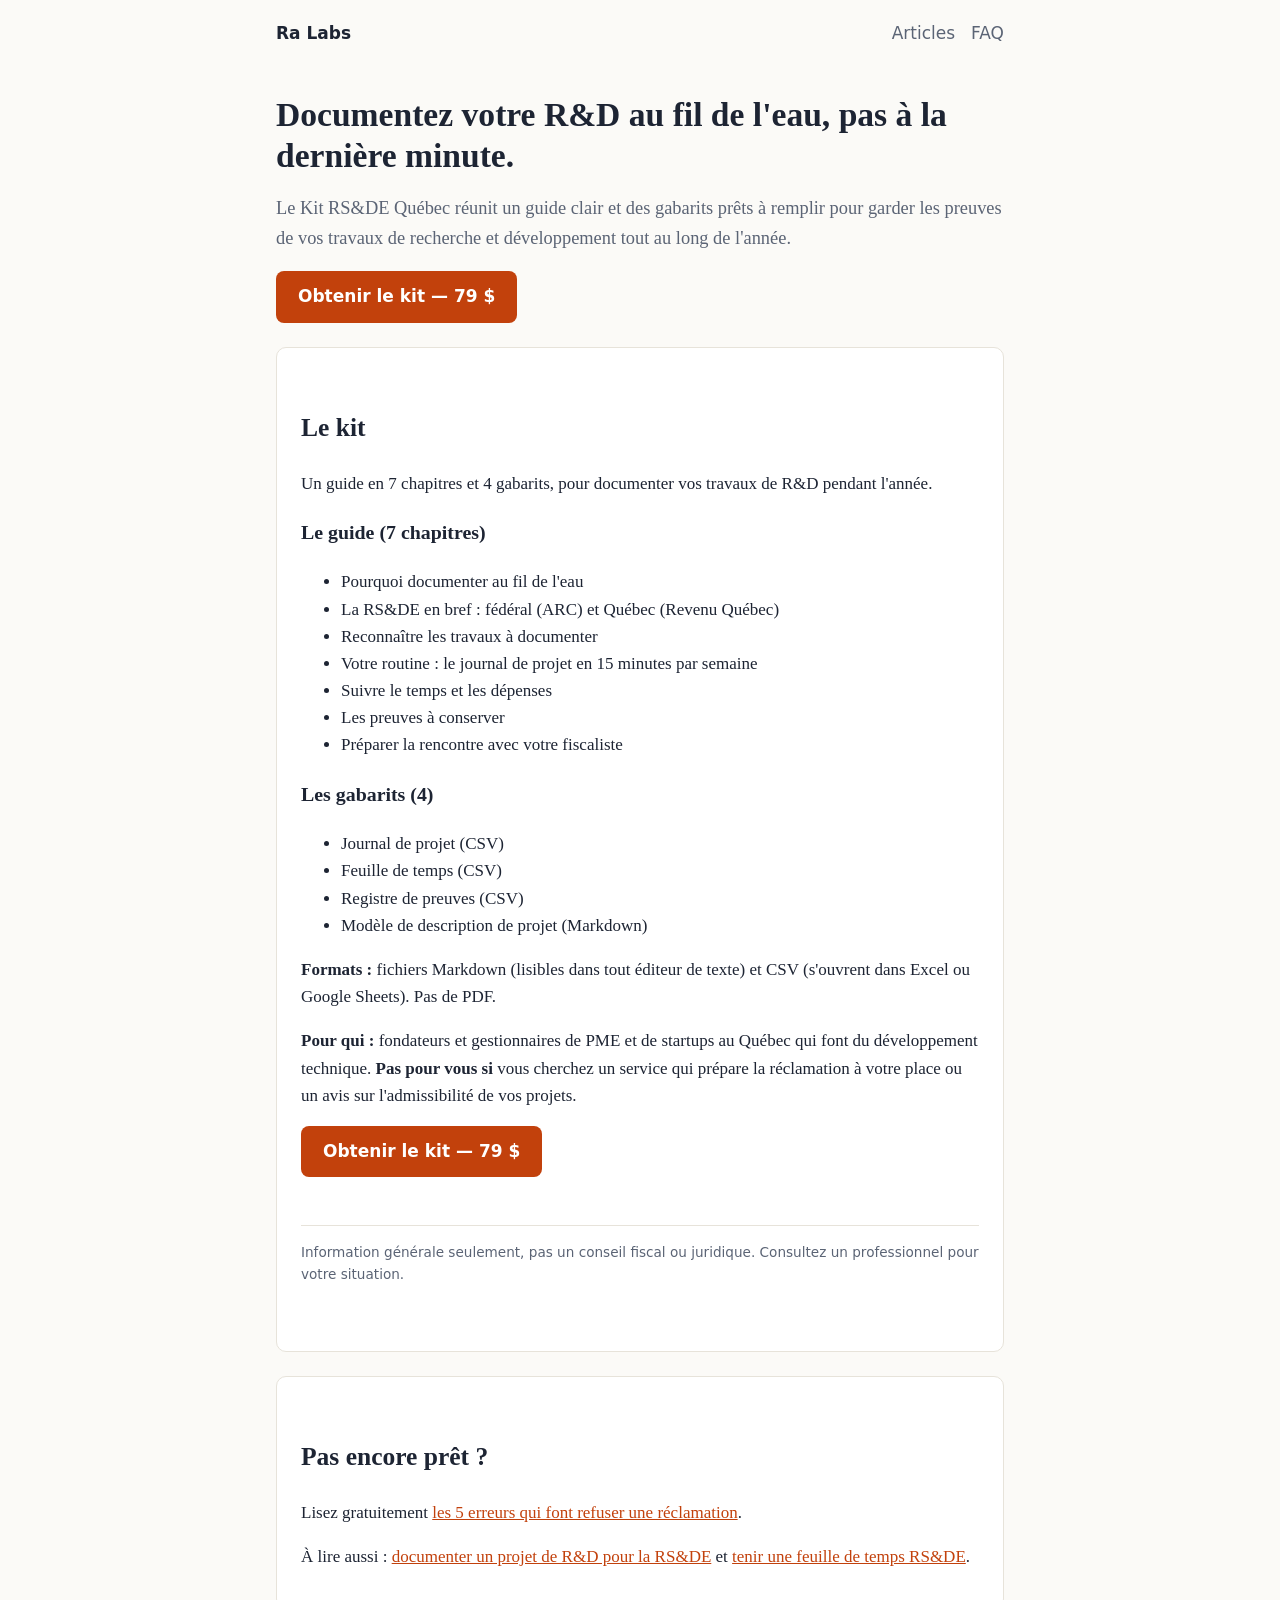
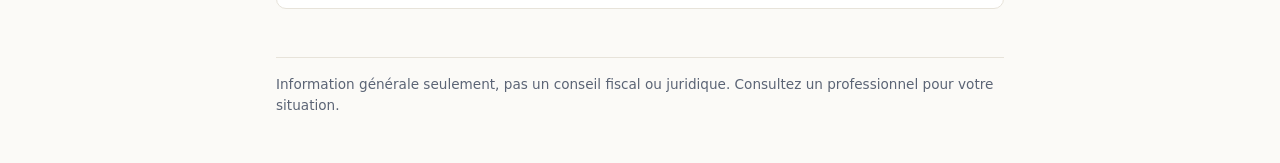
<file: index.html>
<!doctype html>
<html lang="fr-CA">
<head>
<meta charset="utf-8">
<meta name="viewport" content="width=device-width,initial-scale=1">
<title>Kit RS&amp;DE Québec — Ra Labs</title>
<meta name="description" content="Gabarits et guide en français pour documenter vos projets de R&amp;D au fil de l'eau et préparer sereinement votre réclamation RS&amp;DE.">
<link rel="stylesheet" href="style.css">
<!-- seo -->
<link rel="canonical" href="https://ajay-237732.github.io/ra-labs-site/">
<meta property="og:type" content="website">
<meta property="og:locale" content="fr_CA">
<meta property="og:site_name" content="Ra Labs">
<meta property="og:title" content="Kit RS&amp;DE Québec — Ra Labs">
<meta property="og:description" content="Gabarits et guide en français pour documenter vos projets de R&amp;D au fil de l'eau et préparer sereinement votre réclamation RS&amp;DE.">
<meta property="og:url" content="https://ajay-237732.github.io/ra-labs-site/">
<meta property="og:image" content="https://ajay-237732.github.io/ra-labs-site/couverture.png">
<meta property="og:image:width" content="1280">
<meta property="og:image:height" content="720">
<meta name="twitter:card" content="summary_large_image">
<!-- /seo -->
</head>
<body>
<header><a href="index.html">Ra Labs</a><nav><a href="articles/index.html">Articles</a><a href="faq.html">FAQ</a></nav></header>
<main>
<h1>Documentez votre R&amp;D au fil de l'eau, pas à la dernière minute.</h1>
<p class="sous-titre">Le Kit RS&amp;DE Québec réunit un guide clair et des gabarits prêts à remplir pour garder les preuves de vos travaux de recherche et développement tout au long de l'année.</p>
<p><a class="bouton" href="https://ralabs.gumroad.com/l/kit-rsde-quebec">Obtenir le kit — 79 $</a></p>

<section class="carte" id="le-kit">
<h2>Le kit</h2>
<p>Un guide en 7 chapitres et 4 gabarits, pour documenter vos travaux de R&amp;D pendant l'année.</p>
<h3>Le guide (7 chapitres)</h3>
<ul>
<li>Pourquoi documenter au fil de l'eau</li>
<li>La RS&amp;DE en bref : fédéral (ARC) et Québec (Revenu Québec)</li>
<li>Reconnaître les travaux à documenter</li>
<li>Votre routine : le journal de projet en 15 minutes par semaine</li>
<li>Suivre le temps et les dépenses</li>
<li>Les preuves à conserver</li>
<li>Préparer la rencontre avec votre fiscaliste</li>
</ul>
<h3>Les gabarits (4)</h3>
<ul>
<li>Journal de projet (CSV)</li>
<li>Feuille de temps (CSV)</li>
<li>Registre de preuves (CSV)</li>
<li>Modèle de description de projet (Markdown)</li>
</ul>
<p><strong>Formats :</strong> fichiers Markdown (lisibles dans tout éditeur de texte) et CSV (s'ouvrent dans Excel ou Google Sheets). Pas de PDF.</p>
<p><strong>Pour qui :</strong> fondateurs et gestionnaires de PME et de startups au Québec qui font du développement technique. <strong>Pas pour vous si</strong> vous cherchez un service qui prépare la réclamation à votre place ou un avis sur l'admissibilité de vos projets.</p>
<p><a class="bouton" href="https://ralabs.gumroad.com/l/kit-rsde-quebec">Obtenir le kit — 79 $</a></p>
<p class="avertissement">Information générale seulement, pas un conseil fiscal ou juridique. Consultez un professionnel pour votre situation.</p>
</section>

<section class="carte">
<h2>Pas encore prêt ?</h2>
<p>Lisez gratuitement <a href="guide-gratuit.html">les 5 erreurs qui font refuser une réclamation</a>.</p>
<p>À lire aussi : <a href="articles/documenter-projet-rd-rsde.html">documenter un projet de R&amp;D pour la RS&amp;DE</a> et <a href="articles/feuille-de-temps-rsde.html">tenir une feuille de temps RS&amp;DE</a>.</p>
</section>
</main>
<footer><p class="avertissement">Information générale seulement, pas un conseil fiscal ou juridique. Consultez un professionnel pour votre situation.</p></footer>
</body>
</html>
</file>
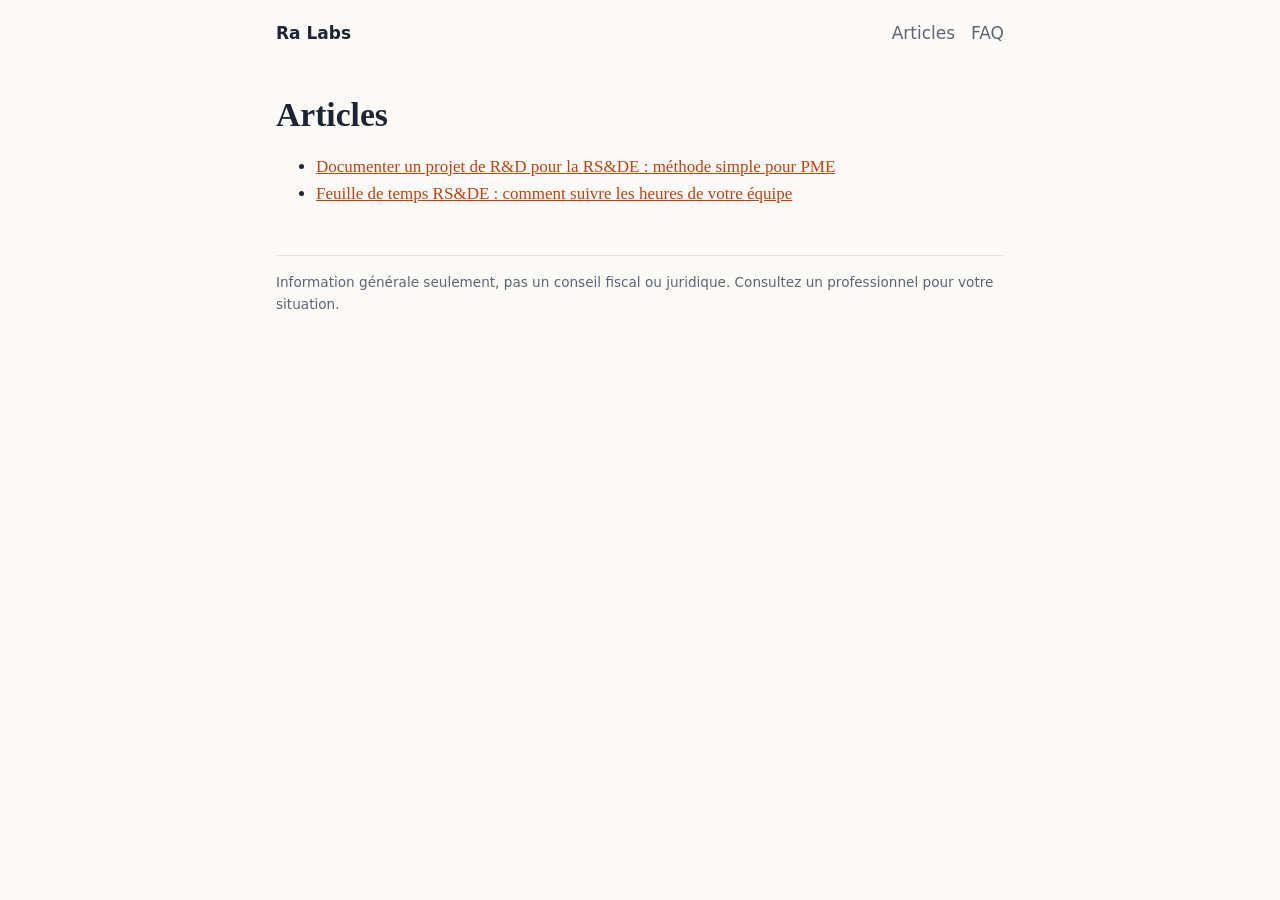
<file: articles/index.html>
<!doctype html>
<html lang="fr-CA">
<head>
<meta charset="utf-8">
<meta name="viewport" content="width=device-width,initial-scale=1">
<title>Articles RS&amp;DE — Ra Labs</title>
<meta name="description" content="Articles pratiques en français sur la documentation des projets de R&amp;D et les crédits RS&amp;DE au Québec.">
<link rel="stylesheet" href="../style.css">
<!-- seo -->
<link rel="canonical" href="https://ajay-237732.github.io/ra-labs-site/articles/index.html">
<meta property="og:type" content="website">
<meta property="og:locale" content="fr_CA">
<meta property="og:site_name" content="Ra Labs">
<meta property="og:title" content="Articles RS&amp;DE — Ra Labs">
<meta property="og:description" content="Articles pratiques en français sur la documentation des projets de R&amp;D et les crédits RS&amp;DE au Québec.">
<meta property="og:url" content="https://ajay-237732.github.io/ra-labs-site/articles/index.html">
<meta property="og:image" content="https://ajay-237732.github.io/ra-labs-site/couverture.png">
<meta property="og:image:width" content="1280">
<meta property="og:image:height" content="720">
<meta name="twitter:card" content="summary_large_image">
<!-- /seo -->
</head>
<body>
<header><a href="../index.html">Ra Labs</a><nav><a href="index.html">Articles</a><a href="../faq.html">FAQ</a></nav></header>
<main>
<h1>Articles</h1>
<ul id="liste-articles">
<!-- nouveaux articles : <li><a href="slug.html">Titre</a></li> -->
<li><a href="documenter-projet-rd-rsde.html">Documenter un projet de R&amp;D pour la RS&amp;DE : méthode simple pour PME</a></li>
<li><a href="feuille-de-temps-rsde.html">Feuille de temps RS&amp;DE : comment suivre les heures de votre équipe</a></li>
</ul>
</main>
<footer><p class="avertissement">Information générale seulement, pas un conseil fiscal ou juridique. Consultez un professionnel pour votre situation.</p></footer>
</body>
</html>
</file>
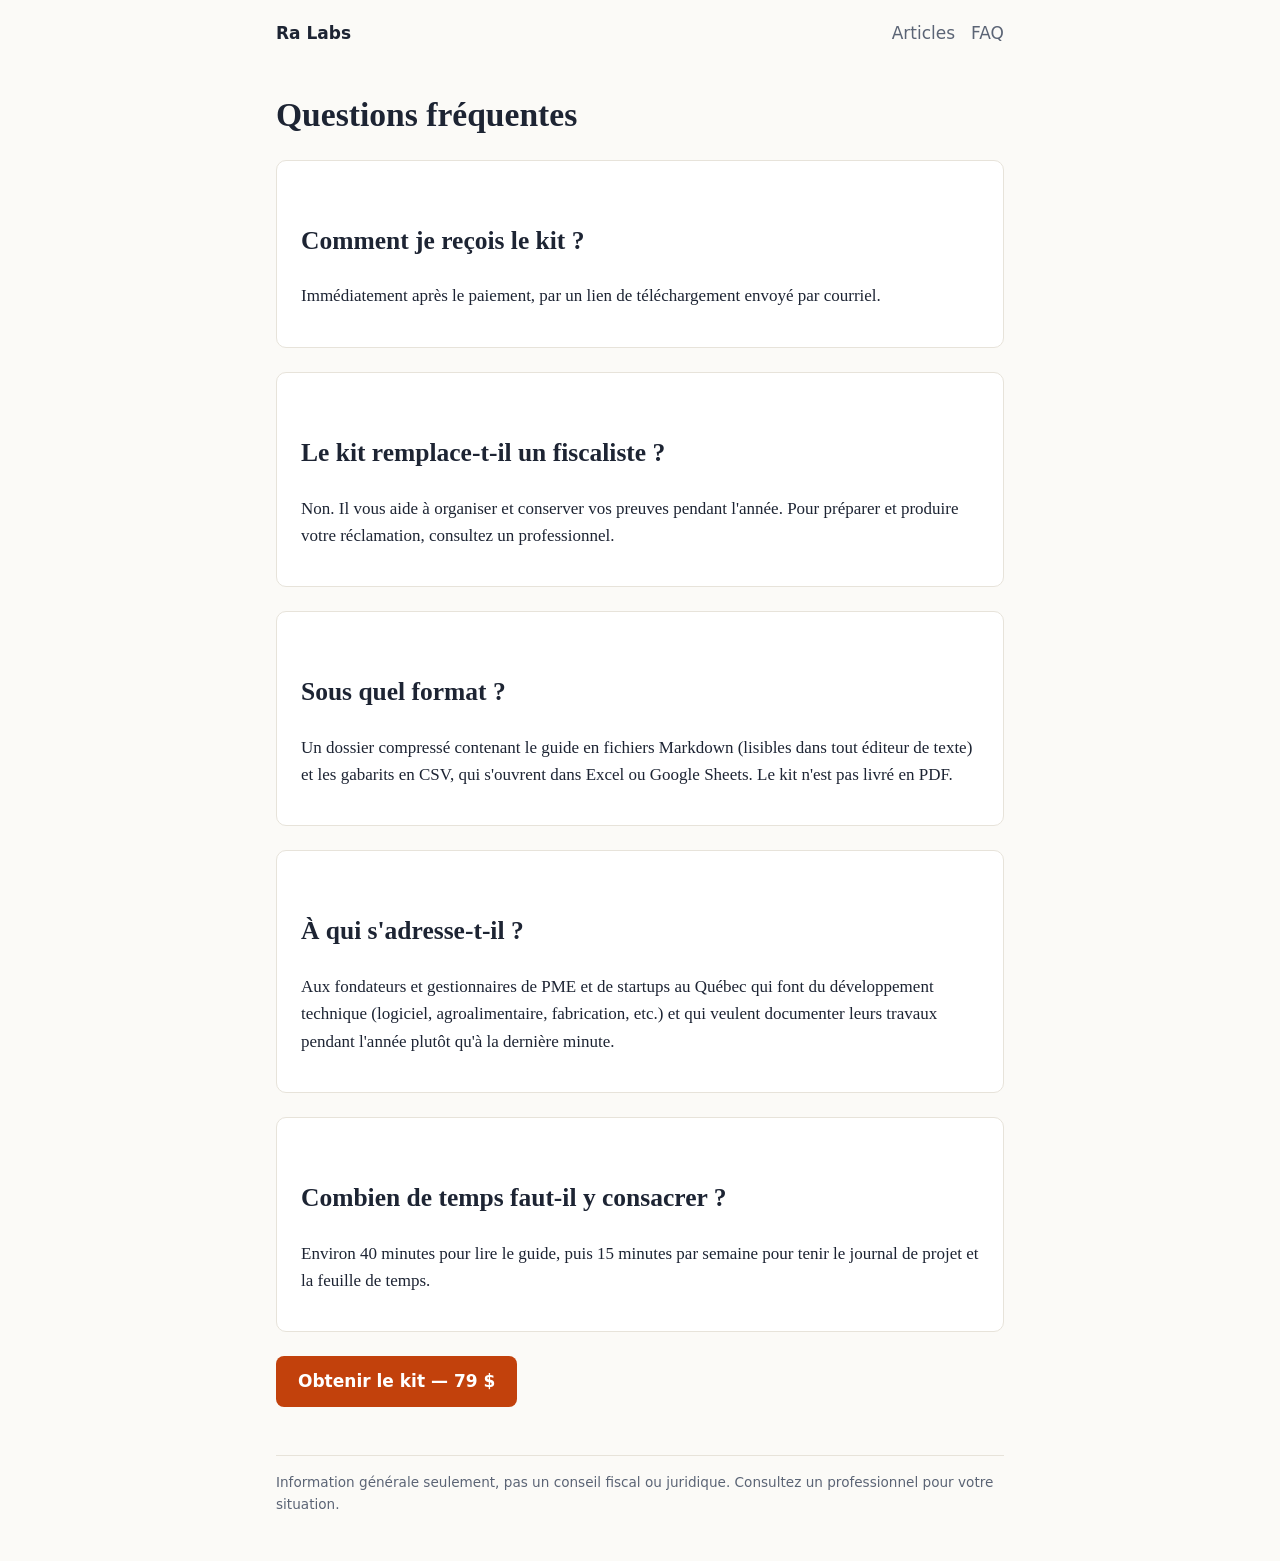
<file: faq.html>
<!doctype html>
<html lang="fr-CA">
<head>
<meta charset="utf-8">
<meta name="viewport" content="width=device-width,initial-scale=1">
<title>Questions fréquentes — Ra Labs</title>
<meta name="description" content="Réponses aux questions fréquentes sur le Kit RS&amp;DE Québec : contenu, format, livraison et public visé.">
<link rel="stylesheet" href="style.css">
<!-- seo -->
<link rel="canonical" href="https://ajay-237732.github.io/ra-labs-site/faq.html">
<meta property="og:type" content="website">
<meta property="og:locale" content="fr_CA">
<meta property="og:site_name" content="Ra Labs">
<meta property="og:title" content="Questions fréquentes — Ra Labs">
<meta property="og:description" content="Réponses aux questions fréquentes sur le Kit RS&amp;DE Québec : contenu, format, livraison et public visé.">
<meta property="og:url" content="https://ajay-237732.github.io/ra-labs-site/faq.html">
<meta property="og:image" content="https://ajay-237732.github.io/ra-labs-site/couverture.png">
<meta property="og:image:width" content="1280">
<meta property="og:image:height" content="720">
<meta name="twitter:card" content="summary_large_image">
<!-- /seo -->
</head>
<body>
<header><a href="index.html">Ra Labs</a><nav><a href="articles/index.html">Articles</a><a href="faq.html">FAQ</a></nav></header>
<main>
<h1>Questions fréquentes</h1>
<div class="carte">
<h2>Comment je reçois le kit ?</h2>
<p>Immédiatement après le paiement, par un lien de téléchargement envoyé par courriel.</p>
</div>
<div class="carte">
<h2>Le kit remplace-t-il un fiscaliste ?</h2>
<p>Non. Il vous aide à organiser et conserver vos preuves pendant l'année. Pour préparer et produire votre réclamation, consultez un professionnel.</p>
</div>
<div class="carte">
<h2>Sous quel format ?</h2>
<p>Un dossier compressé contenant le guide en fichiers Markdown (lisibles dans tout éditeur de texte) et les gabarits en CSV, qui s'ouvrent dans Excel ou Google Sheets. Le kit n'est pas livré en PDF.</p>
</div>
<div class="carte">
<h2>À qui s'adresse-t-il ?</h2>
<p>Aux fondateurs et gestionnaires de PME et de startups au Québec qui font du développement technique (logiciel, agroalimentaire, fabrication, etc.) et qui veulent documenter leurs travaux pendant l'année plutôt qu'à la dernière minute.</p>
</div>
<div class="carte">
<h2>Combien de temps faut-il y consacrer ?</h2>
<p>Environ 40 minutes pour lire le guide, puis 15 minutes par semaine pour tenir le journal de projet et la feuille de temps.</p>
</div>
<p><a class="bouton" href="https://ralabs.gumroad.com/l/kit-rsde-quebec">Obtenir le kit — 79 $</a></p>
</main>
<footer><p class="avertissement">Information générale seulement, pas un conseil fiscal ou juridique. Consultez un professionnel pour votre situation.</p></footer>
</body>
</html>
</file>
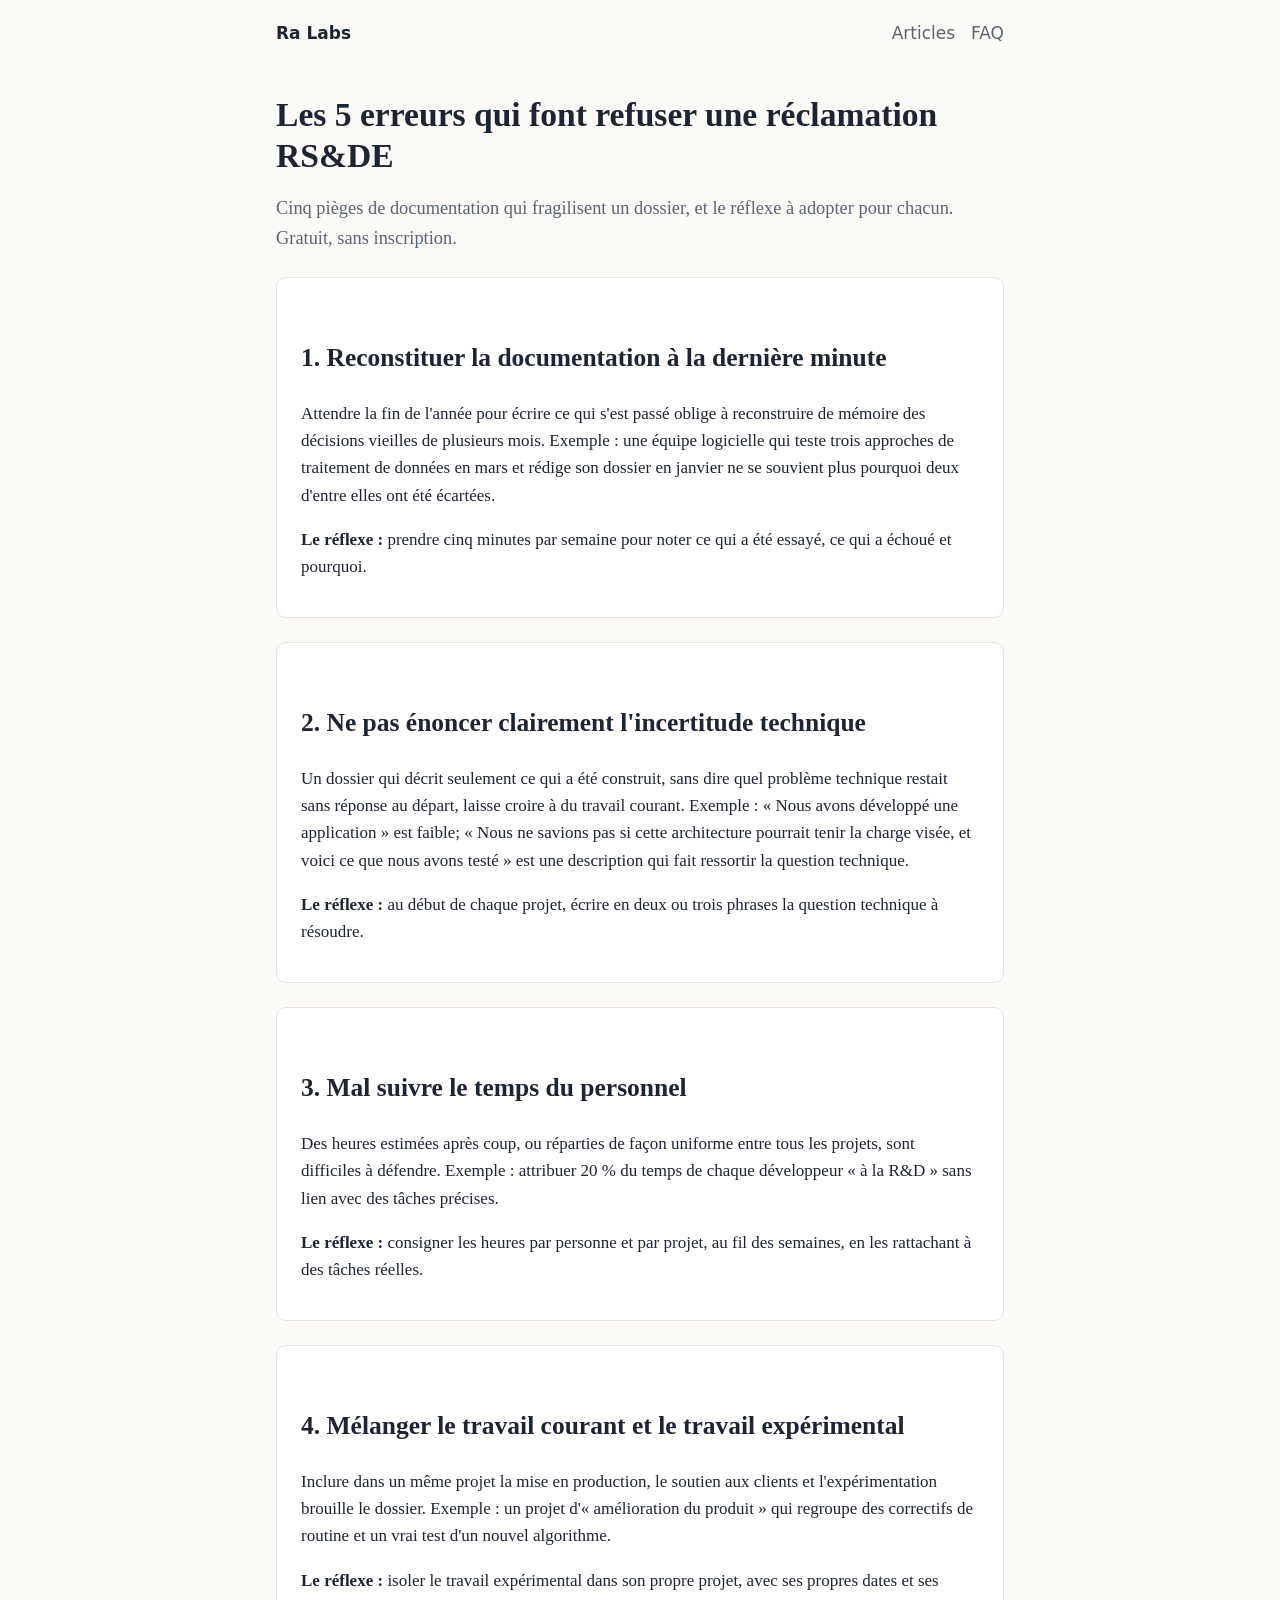
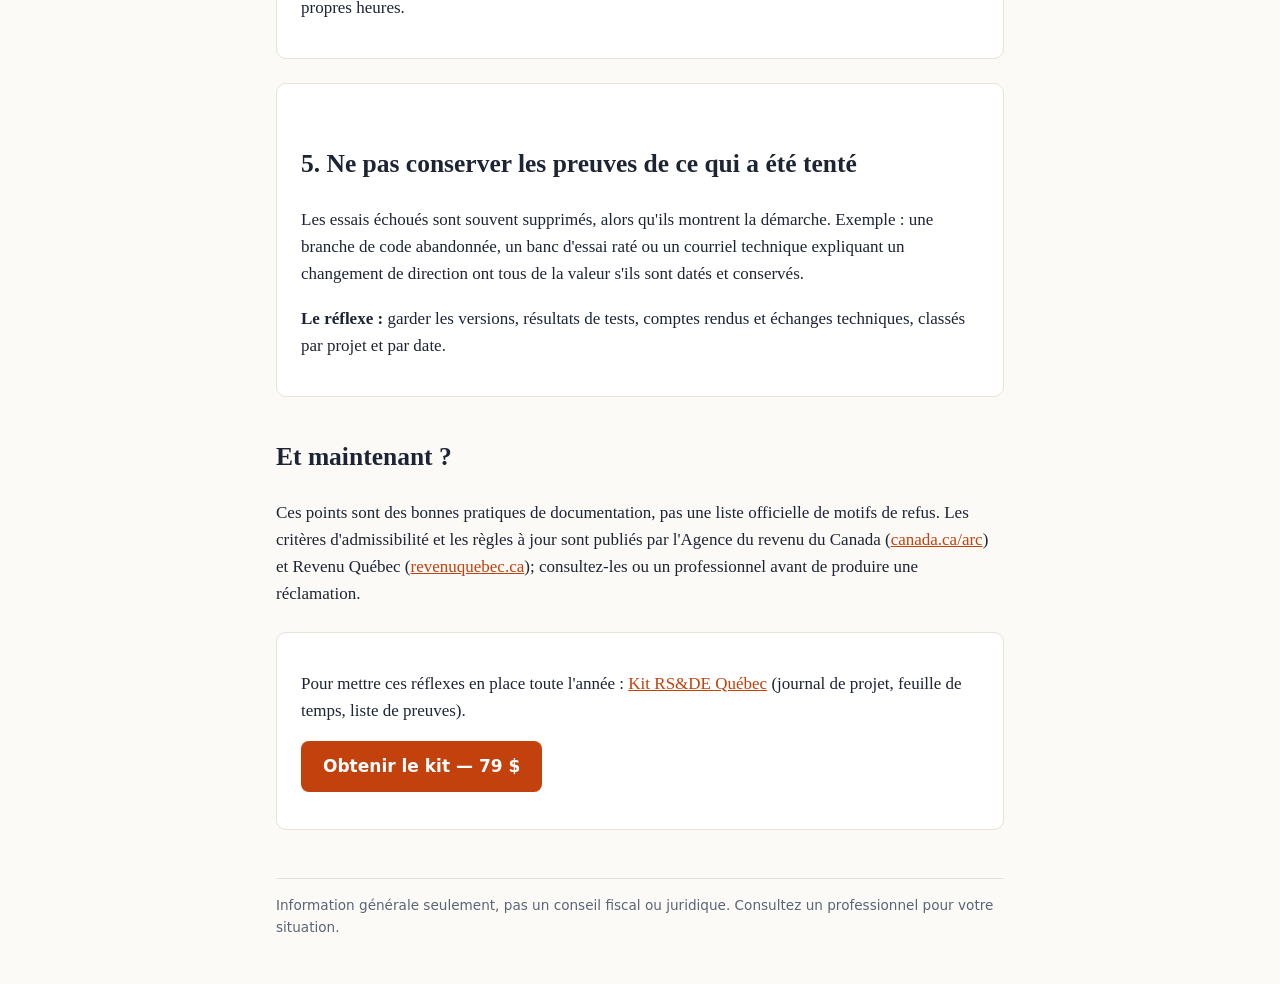
<file: guide-gratuit.html>
<!doctype html>
<html lang="fr-CA">
<head>
<meta charset="utf-8">
<meta name="viewport" content="width=device-width,initial-scale=1">
<title>5 erreurs qui font refuser une réclamation RS&amp;DE — Ra Labs</title>
<meta name="description" content="Guide gratuit : les erreurs de documentation les plus fréquentes dans une réclamation RS&amp;DE, et comment les éviter.">
<link rel="stylesheet" href="style.css">
<!-- seo -->
<link rel="canonical" href="https://ajay-237732.github.io/ra-labs-site/guide-gratuit.html">
<meta property="og:type" content="website">
<meta property="og:locale" content="fr_CA">
<meta property="og:site_name" content="Ra Labs">
<meta property="og:title" content="5 erreurs qui font refuser une réclamation RS&amp;DE — Ra Labs">
<meta property="og:description" content="Guide gratuit : les erreurs de documentation les plus fréquentes dans une réclamation RS&amp;DE, et comment les éviter.">
<meta property="og:url" content="https://ajay-237732.github.io/ra-labs-site/guide-gratuit.html">
<meta property="og:image" content="https://ajay-237732.github.io/ra-labs-site/couverture.png">
<meta property="og:image:width" content="1280">
<meta property="og:image:height" content="720">
<meta name="twitter:card" content="summary_large_image">
<!-- /seo -->
</head>
<body>
<header><a href="index.html">Ra Labs</a><nav><a href="articles/index.html">Articles</a><a href="faq.html">FAQ</a></nav></header>
<main>
<h1>Les 5 erreurs qui font refuser une réclamation RS&amp;DE</h1>
<p class="sous-titre">Cinq pièges de documentation qui fragilisent un dossier, et le réflexe à adopter pour chacun. Gratuit, sans inscription.</p>

<div class="carte">
<h2>1. Reconstituer la documentation à la dernière minute</h2>
<p>Attendre la fin de l'année pour écrire ce qui s'est passé oblige à reconstruire de mémoire des décisions vieilles de plusieurs mois. Exemple : une équipe logicielle qui teste trois approches de traitement de données en mars et rédige son dossier en janvier ne se souvient plus pourquoi deux d'entre elles ont été écartées.</p>
<p><strong>Le réflexe :</strong> prendre cinq minutes par semaine pour noter ce qui a été essayé, ce qui a échoué et pourquoi.</p>
</div>

<div class="carte">
<h2>2. Ne pas énoncer clairement l'incertitude technique</h2>
<p>Un dossier qui décrit seulement ce qui a été construit, sans dire quel problème technique restait sans réponse au départ, laisse croire à du travail courant. Exemple : « Nous avons développé une application » est faible; « Nous ne savions pas si cette architecture pourrait tenir la charge visée, et voici ce que nous avons testé » est une description qui fait ressortir la question technique.</p>
<p><strong>Le réflexe :</strong> au début de chaque projet, écrire en deux ou trois phrases la question technique à résoudre.</p>
</div>

<div class="carte">
<h2>3. Mal suivre le temps du personnel</h2>
<p>Des heures estimées après coup, ou réparties de façon uniforme entre tous les projets, sont difficiles à défendre. Exemple : attribuer 20 % du temps de chaque développeur « à la R&amp;D » sans lien avec des tâches précises.</p>
<p><strong>Le réflexe :</strong> consigner les heures par personne et par projet, au fil des semaines, en les rattachant à des tâches réelles.</p>
</div>

<div class="carte">
<h2>4. Mélanger le travail courant et le travail expérimental</h2>
<p>Inclure dans un même projet la mise en production, le soutien aux clients et l'expérimentation brouille le dossier. Exemple : un projet d'« amélioration du produit » qui regroupe des correctifs de routine et un vrai test d'un nouvel algorithme.</p>
<p><strong>Le réflexe :</strong> isoler le travail expérimental dans son propre projet, avec ses propres dates et ses propres heures.</p>
</div>

<div class="carte">
<h2>5. Ne pas conserver les preuves de ce qui a été tenté</h2>
<p>Les essais échoués sont souvent supprimés, alors qu'ils montrent la démarche. Exemple : une branche de code abandonnée, un banc d'essai raté ou un courriel technique expliquant un changement de direction ont tous de la valeur s'ils sont datés et conservés.</p>
<p><strong>Le réflexe :</strong> garder les versions, résultats de tests, comptes rendus et échanges techniques, classés par projet et par date.</p>
</div>

<h2>Et maintenant ?</h2>
<p>Ces points sont des bonnes pratiques de documentation, pas une liste officielle de motifs de refus. Les critères d'admissibilité et les règles à jour sont publiés par l'Agence du revenu du Canada (<a href="https://www.canada.ca/fr/agence-revenu.html">canada.ca/arc</a>) et Revenu Québec (<a href="https://www.revenuquebec.ca/">revenuquebec.ca</a>); consultez-les ou un professionnel avant de produire une réclamation.</p>
<section class="carte">
<p>Pour mettre ces réflexes en place toute l'année : <a href="index.html#le-kit">Kit RS&amp;DE Québec</a> (journal de projet, feuille de temps, liste de preuves).</p>
<p><a class="bouton" href="https://ralabs.gumroad.com/l/kit-rsde-quebec">Obtenir le kit — 79 $</a></p>
</section>
</main>
<footer><p class="avertissement">Information générale seulement, pas un conseil fiscal ou juridique. Consultez un professionnel pour votre situation.</p></footer>
</body>
</html>
</file>
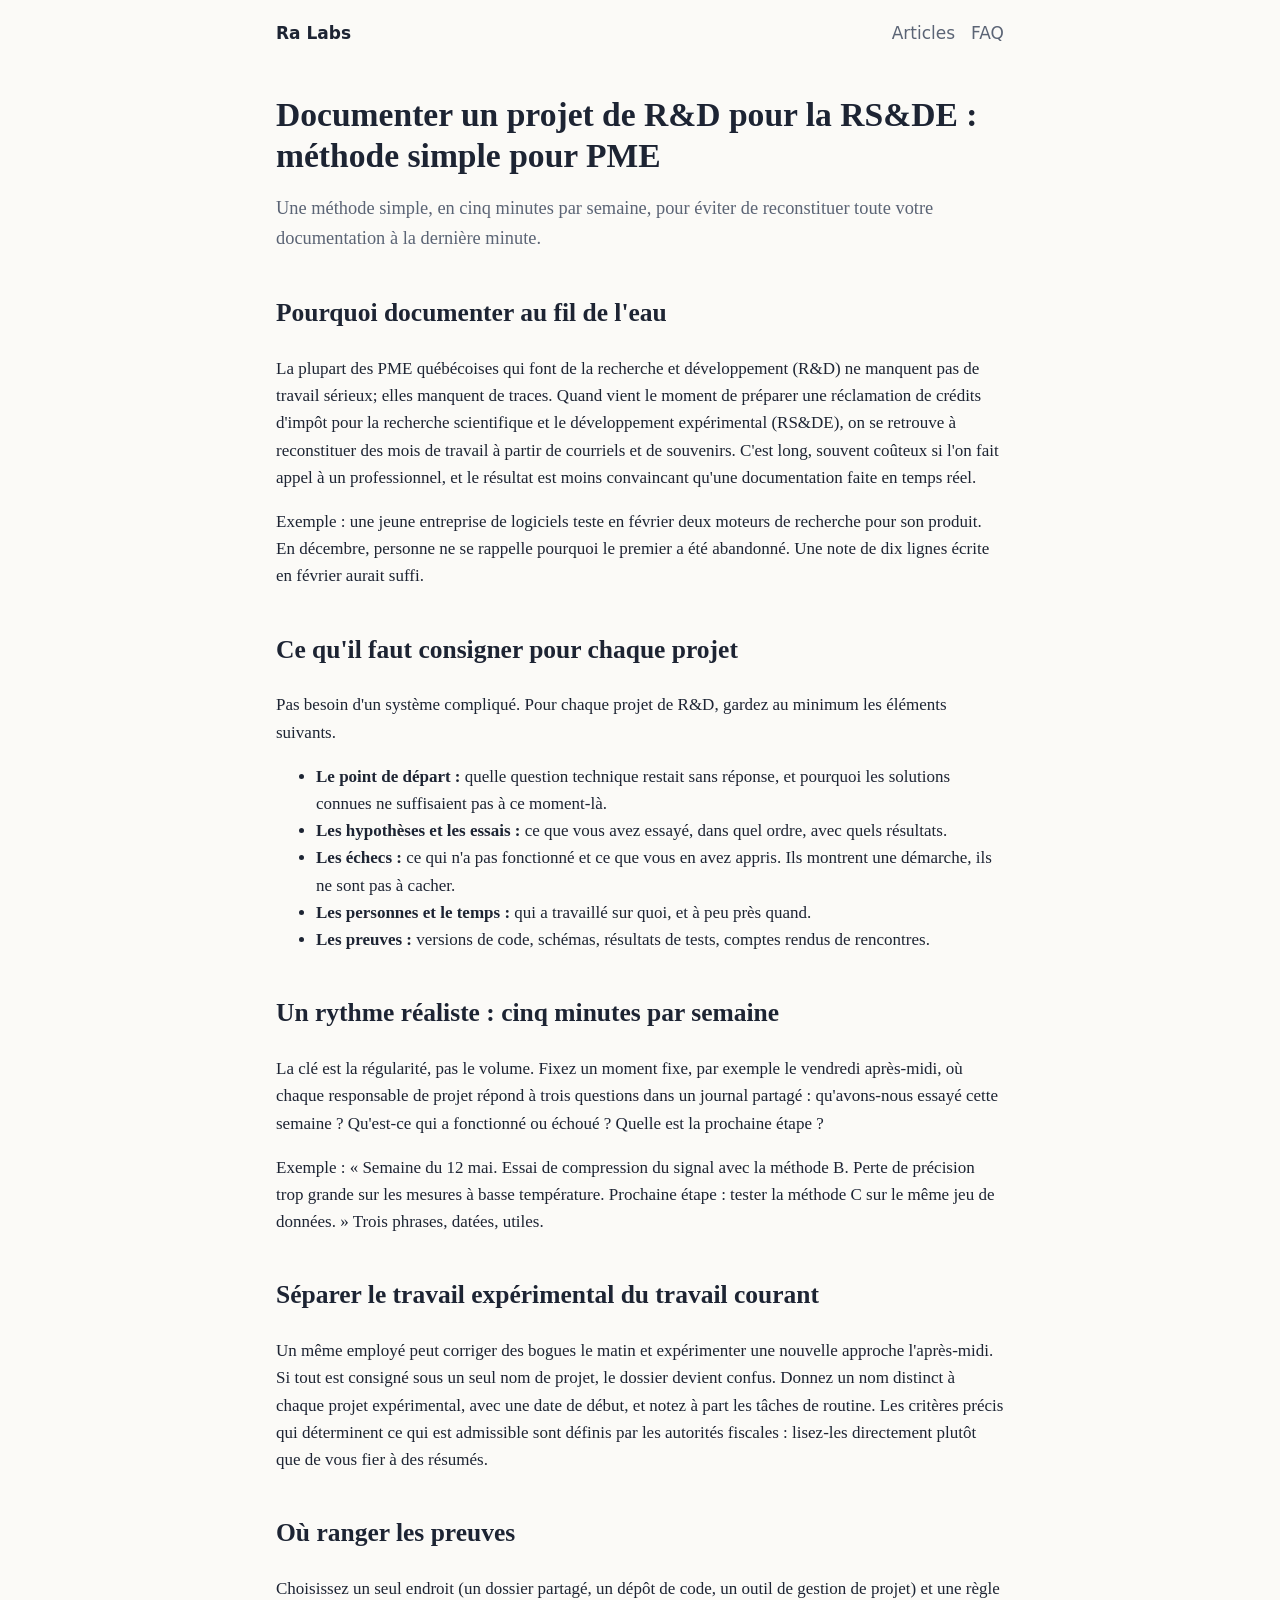
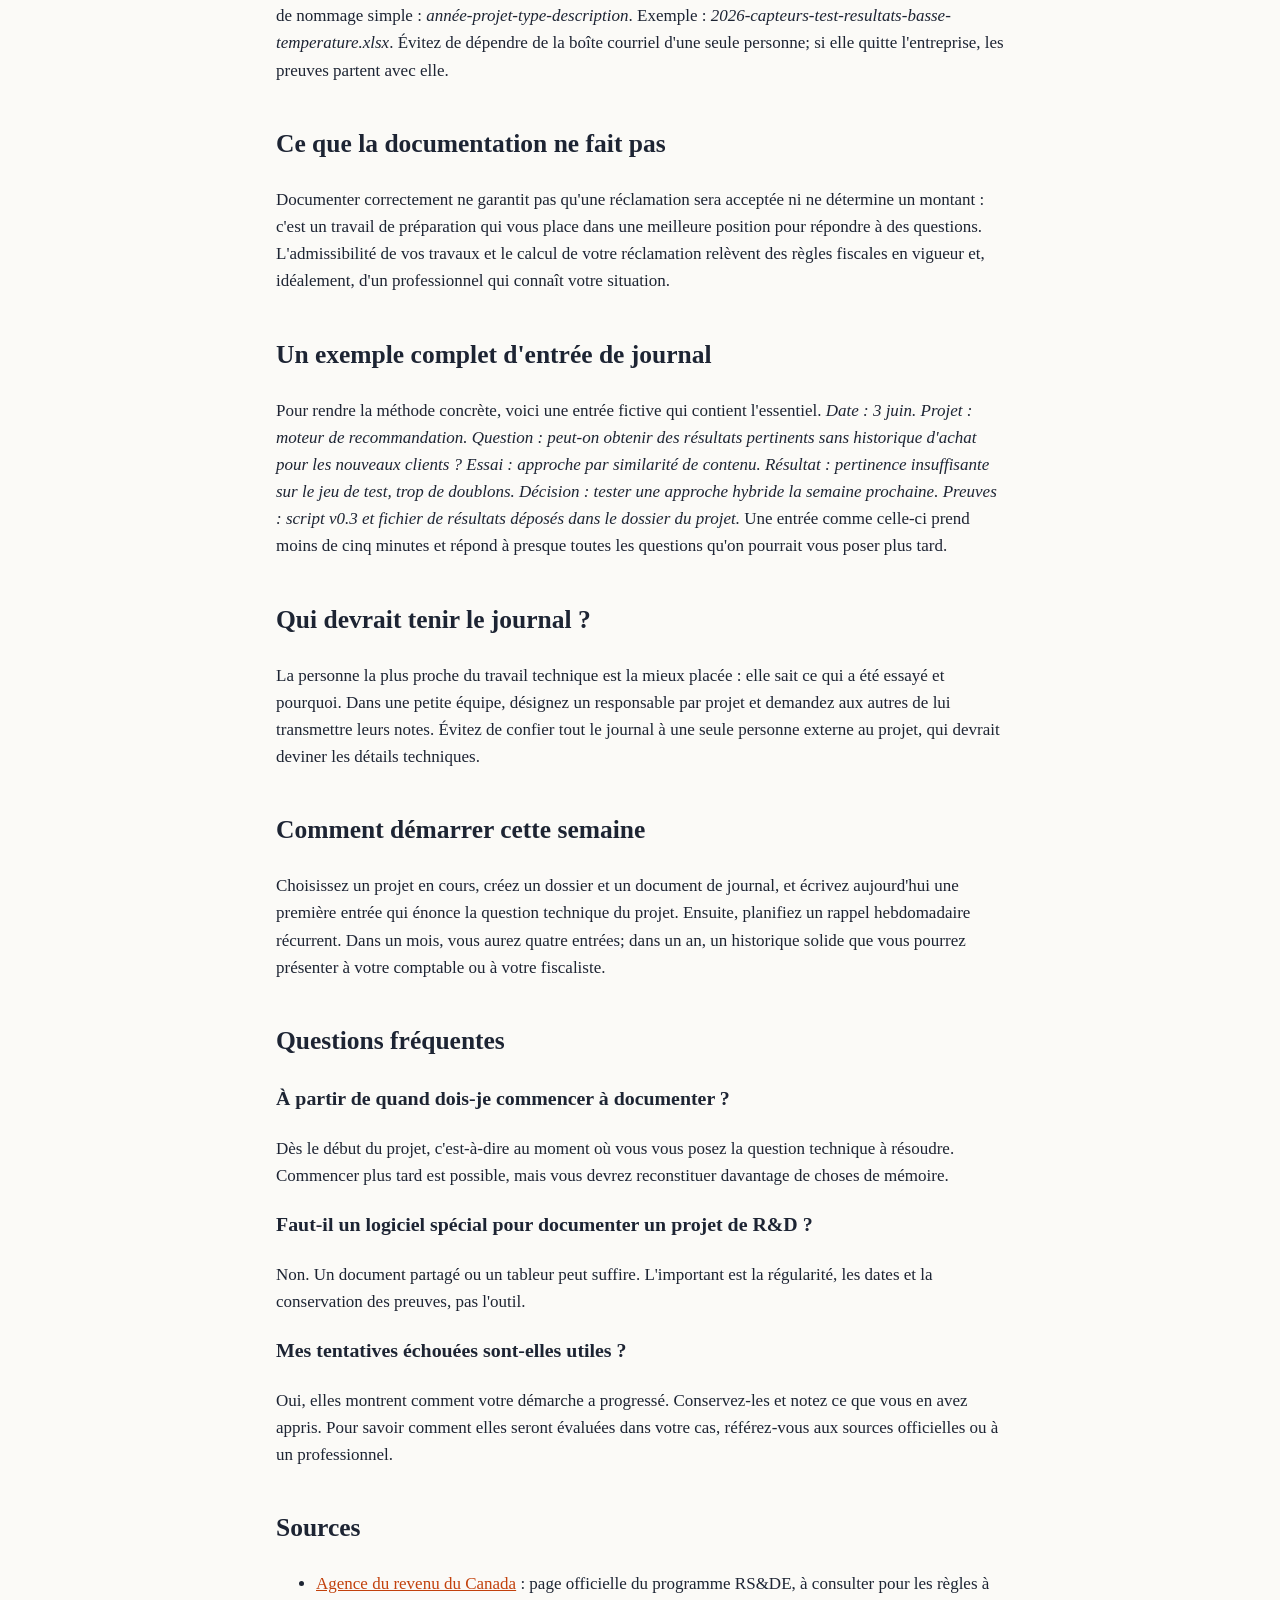
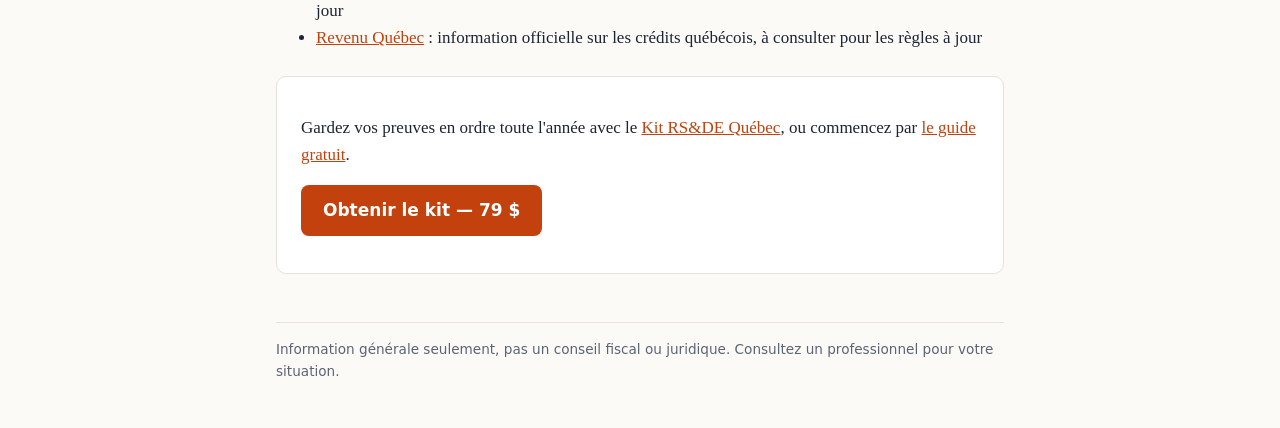
<file: articles/documenter-projet-rd-rsde.html>
<!doctype html>
<html lang="fr-CA">
<head>
<meta charset="utf-8">
<meta name="viewport" content="width=device-width,initial-scale=1">
<title>Documenter un projet de R&amp;D pour la RS&amp;DE : méthode simple pour PME — Ra Labs</title>
<meta name="description" content="Comment documenter un projet de R&amp;D au fil de l'année pour une réclamation RS&amp;DE : quoi consigner, à quel rythme et où ranger vos preuves.">
<link rel="stylesheet" href="../style.css">
<!-- seo -->
<link rel="canonical" href="https://ajay-237732.github.io/ra-labs-site/articles/documenter-projet-rd-rsde.html">
<meta property="og:type" content="website">
<meta property="og:locale" content="fr_CA">
<meta property="og:site_name" content="Ra Labs">
<meta property="og:title" content="Documenter un projet de R&amp;D pour la RS&amp;DE : méthode simple pour PME — Ra Labs">
<meta property="og:description" content="Comment documenter un projet de R&amp;D au fil de l'année pour une réclamation RS&amp;DE : quoi consigner, à quel rythme et où ranger vos preuves.">
<meta property="og:url" content="https://ajay-237732.github.io/ra-labs-site/articles/documenter-projet-rd-rsde.html">
<meta property="og:image" content="https://ajay-237732.github.io/ra-labs-site/couverture.png">
<meta property="og:image:width" content="1280">
<meta property="og:image:height" content="720">
<meta name="twitter:card" content="summary_large_image">
<!-- /seo -->
</head>
<body>
<header><a href="../index.html">Ra Labs</a><nav><a href="index.html">Articles</a><a href="../faq.html">FAQ</a></nav></header>
<main>
<article>
<h1>Documenter un projet de R&amp;D pour la RS&amp;DE : méthode simple pour PME</h1>
<p class="sous-titre">Une méthode simple, en cinq minutes par semaine, pour éviter de reconstituer toute votre documentation à la dernière minute.</p>
<h2>Pourquoi documenter au fil de l'eau</h2>
<p>La plupart des PME québécoises qui font de la recherche et développement (R&amp;D) ne manquent pas de travail sérieux; elles manquent de traces. Quand vient le moment de préparer une réclamation de crédits d'impôt pour la recherche scientifique et le développement expérimental (RS&amp;DE), on se retrouve à reconstituer des mois de travail à partir de courriels et de souvenirs. C'est long, souvent coûteux si l'on fait appel à un professionnel, et le résultat est moins convaincant qu'une documentation faite en temps réel.</p>
<p>Exemple : une jeune entreprise de logiciels teste en février deux moteurs de recherche pour son produit. En décembre, personne ne se rappelle pourquoi le premier a été abandonné. Une note de dix lignes écrite en février aurait suffi.</p>

<h2>Ce qu'il faut consigner pour chaque projet</h2>
<p>Pas besoin d'un système compliqué. Pour chaque projet de R&amp;D, gardez au minimum les éléments suivants.</p>
<ul>
<li><strong>Le point de départ :</strong> quelle question technique restait sans réponse, et pourquoi les solutions connues ne suffisaient pas à ce moment-là.</li>
<li><strong>Les hypothèses et les essais :</strong> ce que vous avez essayé, dans quel ordre, avec quels résultats.</li>
<li><strong>Les échecs :</strong> ce qui n'a pas fonctionné et ce que vous en avez appris. Ils montrent une démarche, ils ne sont pas à cacher.</li>
<li><strong>Les personnes et le temps :</strong> qui a travaillé sur quoi, et à peu près quand.</li>
<li><strong>Les preuves :</strong> versions de code, schémas, résultats de tests, comptes rendus de rencontres.</li>
</ul>

<h2>Un rythme réaliste : cinq minutes par semaine</h2>
<p>La clé est la régularité, pas le volume. Fixez un moment fixe, par exemple le vendredi après-midi, où chaque responsable de projet répond à trois questions dans un journal partagé : qu'avons-nous essayé cette semaine ? Qu'est-ce qui a fonctionné ou échoué ? Quelle est la prochaine étape ?</p>
<p>Exemple : « Semaine du 12 mai. Essai de compression du signal avec la méthode B. Perte de précision trop grande sur les mesures à basse température. Prochaine étape : tester la méthode C sur le même jeu de données. » Trois phrases, datées, utiles.</p>

<h2>Séparer le travail expérimental du travail courant</h2>
<p>Un même employé peut corriger des bogues le matin et expérimenter une nouvelle approche l'après-midi. Si tout est consigné sous un seul nom de projet, le dossier devient confus. Donnez un nom distinct à chaque projet expérimental, avec une date de début, et notez à part les tâches de routine. Les critères précis qui déterminent ce qui est admissible sont définis par les autorités fiscales : lisez-les directement plutôt que de vous fier à des résumés.</p>

<h2>Où ranger les preuves</h2>
<p>Choisissez un seul endroit (un dossier partagé, un dépôt de code, un outil de gestion de projet) et une règle de nommage simple : <em>année-projet-type-description</em>. Exemple : <em>2026-capteurs-test-resultats-basse-temperature.xlsx</em>. Évitez de dépendre de la boîte courriel d'une seule personne; si elle quitte l'entreprise, les preuves partent avec elle.</p>

<h2>Ce que la documentation ne fait pas</h2>
<p>Documenter correctement ne garantit pas qu'une réclamation sera acceptée ni ne détermine un montant : c'est un travail de préparation qui vous place dans une meilleure position pour répondre à des questions. L'admissibilité de vos travaux et le calcul de votre réclamation relèvent des règles fiscales en vigueur et, idéalement, d'un professionnel qui connaît votre situation.</p>
<h2>Un exemple complet d'entrée de journal</h2>
<p>Pour rendre la méthode concrète, voici une entrée fictive qui contient l'essentiel. <em>Date : 3 juin. Projet : moteur de recommandation. Question : peut-on obtenir des résultats pertinents sans historique d'achat pour les nouveaux clients ? Essai : approche par similarité de contenu. Résultat : pertinence insuffisante sur le jeu de test, trop de doublons. Décision : tester une approche hybride la semaine prochaine. Preuves : script v0.3 et fichier de résultats déposés dans le dossier du projet.</em> Une entrée comme celle-ci prend moins de cinq minutes et répond à presque toutes les questions qu'on pourrait vous poser plus tard.</p>

<h2>Qui devrait tenir le journal ?</h2>
<p>La personne la plus proche du travail technique est la mieux placée : elle sait ce qui a été essayé et pourquoi. Dans une petite équipe, désignez un responsable par projet et demandez aux autres de lui transmettre leurs notes. Évitez de confier tout le journal à une seule personne externe au projet, qui devrait deviner les détails techniques.</p>

<h2>Comment démarrer cette semaine</h2>
<p>Choisissez un projet en cours, créez un dossier et un document de journal, et écrivez aujourd'hui une première entrée qui énonce la question technique du projet. Ensuite, planifiez un rappel hebdomadaire récurrent. Dans un mois, vous aurez quatre entrées; dans un an, un historique solide que vous pourrez présenter à votre comptable ou à votre fiscaliste.</p>

<h2>Questions fréquentes</h2>
<h3>À partir de quand dois-je commencer à documenter ?</h3><p>Dès le début du projet, c'est-à-dire au moment où vous vous posez la question technique à résoudre. Commencer plus tard est possible, mais vous devrez reconstituer davantage de choses de mémoire.</p>
<h3>Faut-il un logiciel spécial pour documenter un projet de R&amp;D ?</h3><p>Non. Un document partagé ou un tableur peut suffire. L'important est la régularité, les dates et la conservation des preuves, pas l'outil.</p>
<h3>Mes tentatives échouées sont-elles utiles ?</h3><p>Oui, elles montrent comment votre démarche a progressé. Conservez-les et notez ce que vous en avez appris. Pour savoir comment elles seront évaluées dans votre cas, référez-vous aux sources officielles ou à un professionnel.</p>
<h2>Sources</h2>
<ul><li><a href="https://www.canada.ca/fr/agence-revenu.html">Agence du revenu du Canada</a> : page officielle du programme RS&amp;DE, à consulter pour les règles à jour</li><li><a href="https://www.revenuquebec.ca/">Revenu Québec</a> : information officielle sur les crédits québécois, à consulter pour les règles à jour</li></ul>
</article>

<section class="carte">
<p>Gardez vos preuves en ordre toute l'année avec le <a href="../index.html#le-kit">Kit RS&amp;DE Québec</a>, ou commencez par <a href="../guide-gratuit.html">le guide gratuit</a>.</p>
<p><a class="bouton" href="https://ralabs.gumroad.com/l/kit-rsde-quebec">Obtenir le kit — 79 $</a></p>
</section>
</main>
<footer><p class="avertissement">Information générale seulement, pas un conseil fiscal ou juridique. Consultez un professionnel pour votre situation.</p></footer>
</body>
</html>
</file>
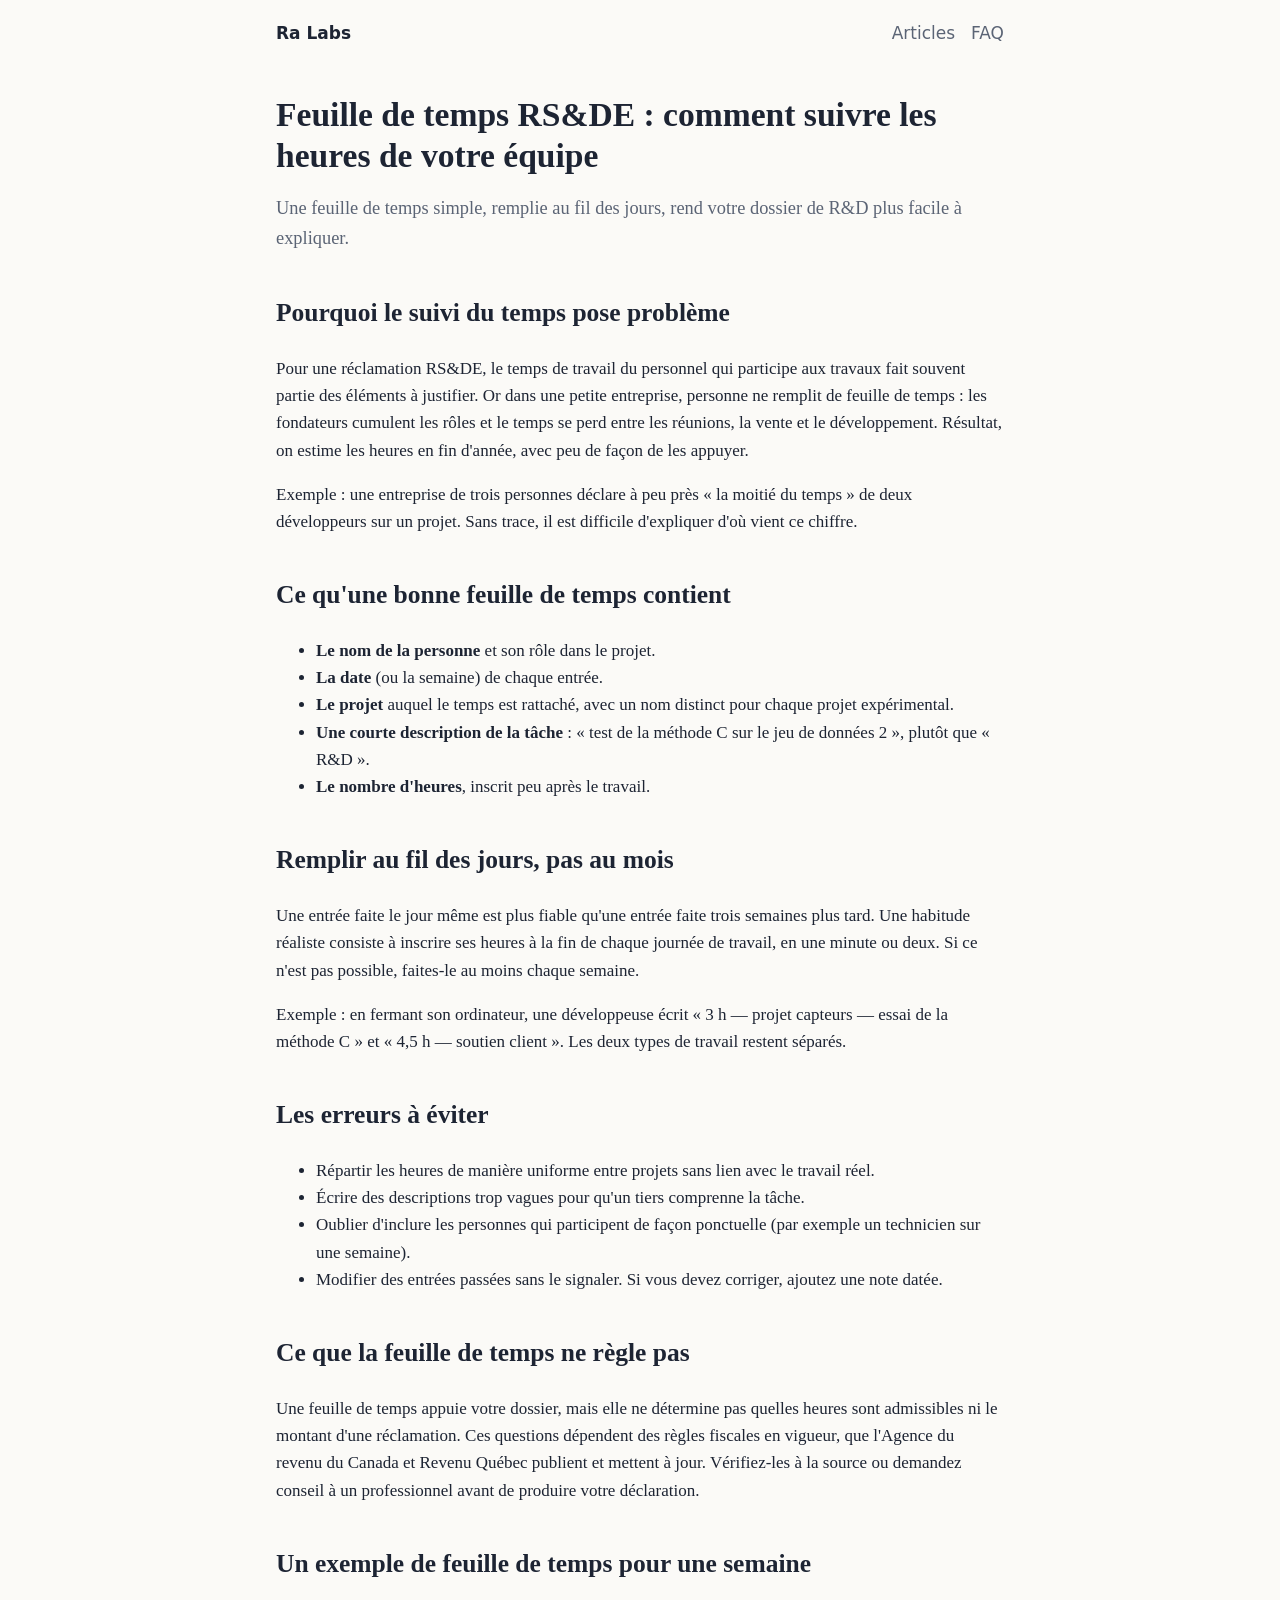
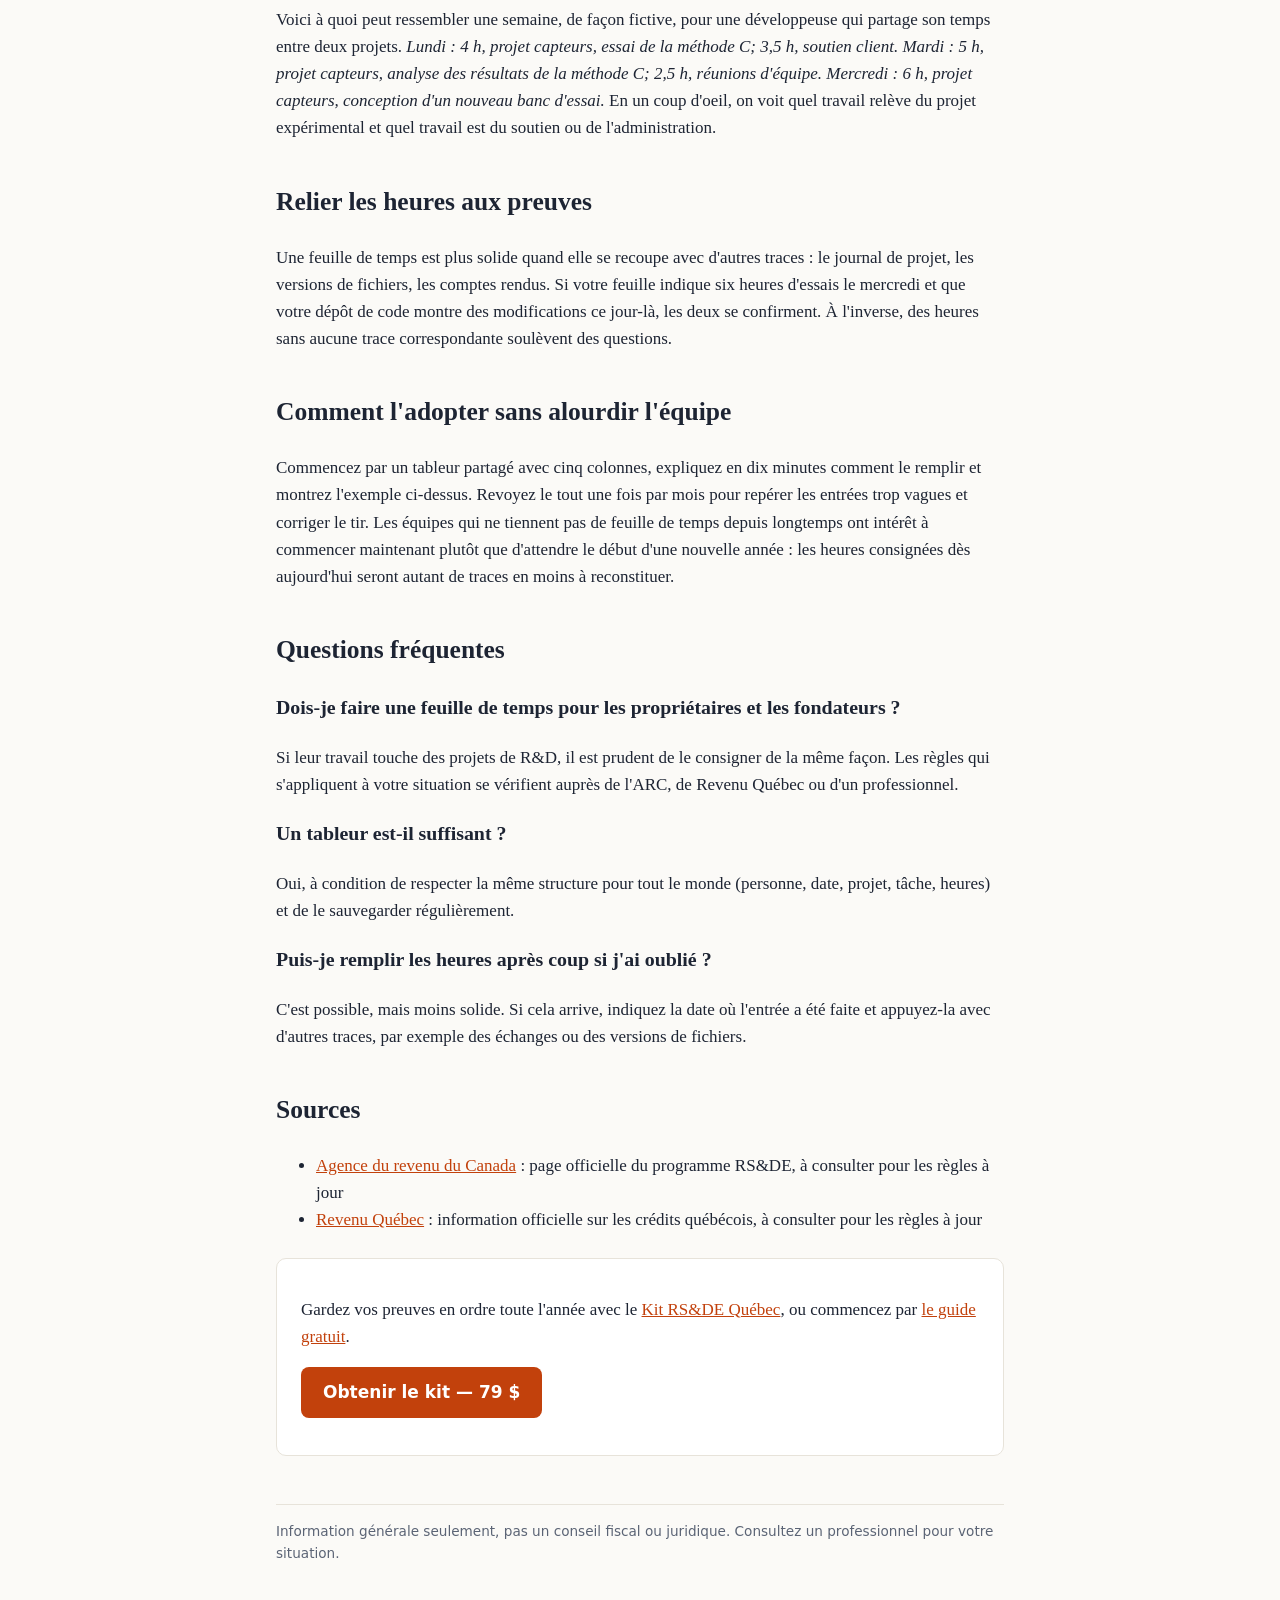
<file: articles/feuille-de-temps-rsde.html>
<!doctype html>
<html lang="fr-CA">
<head>
<meta charset="utf-8">
<meta name="viewport" content="width=device-width,initial-scale=1">
<title>Feuille de temps RS&amp;DE : comment suivre les heures de votre équipe — Ra Labs</title>
<meta name="description" content="Feuille de temps RS&amp;DE : que consigner, à quelle fréquence et quelles erreurs éviter pour appuyer le travail de R&amp;D de votre PME.">
<link rel="stylesheet" href="../style.css">
<!-- seo -->
<link rel="canonical" href="https://ajay-237732.github.io/ra-labs-site/articles/feuille-de-temps-rsde.html">
<meta property="og:type" content="website">
<meta property="og:locale" content="fr_CA">
<meta property="og:site_name" content="Ra Labs">
<meta property="og:title" content="Feuille de temps RS&amp;DE : comment suivre les heures de votre équipe — Ra Labs">
<meta property="og:description" content="Feuille de temps RS&amp;DE : que consigner, à quelle fréquence et quelles erreurs éviter pour appuyer le travail de R&amp;D de votre PME.">
<meta property="og:url" content="https://ajay-237732.github.io/ra-labs-site/articles/feuille-de-temps-rsde.html">
<meta property="og:image" content="https://ajay-237732.github.io/ra-labs-site/couverture.png">
<meta property="og:image:width" content="1280">
<meta property="og:image:height" content="720">
<meta name="twitter:card" content="summary_large_image">
<!-- /seo -->
</head>
<body>
<header><a href="../index.html">Ra Labs</a><nav><a href="index.html">Articles</a><a href="../faq.html">FAQ</a></nav></header>
<main>
<article>
<h1>Feuille de temps RS&amp;DE : comment suivre les heures de votre équipe</h1>
<p class="sous-titre">Une feuille de temps simple, remplie au fil des jours, rend votre dossier de R&amp;D plus facile à expliquer.</p>
<h2>Pourquoi le suivi du temps pose problème</h2>
<p>Pour une réclamation RS&amp;DE, le temps de travail du personnel qui participe aux travaux fait souvent partie des éléments à justifier. Or dans une petite entreprise, personne ne remplit de feuille de temps : les fondateurs cumulent les rôles et le temps se perd entre les réunions, la vente et le développement. Résultat, on estime les heures en fin d'année, avec peu de façon de les appuyer.</p>
<p>Exemple : une entreprise de trois personnes déclare à peu près « la moitié du temps » de deux développeurs sur un projet. Sans trace, il est difficile d'expliquer d'où vient ce chiffre.</p>

<h2>Ce qu'une bonne feuille de temps contient</h2>
<ul>
<li><strong>Le nom de la personne</strong> et son rôle dans le projet.</li>
<li><strong>La date</strong> (ou la semaine) de chaque entrée.</li>
<li><strong>Le projet</strong> auquel le temps est rattaché, avec un nom distinct pour chaque projet expérimental.</li>
<li><strong>Une courte description de la tâche</strong> : « test de la méthode C sur le jeu de données 2 », plutôt que « R&amp;D ».</li>
<li><strong>Le nombre d'heures</strong>, inscrit peu après le travail.</li>
</ul>

<h2>Remplir au fil des jours, pas au mois</h2>
<p>Une entrée faite le jour même est plus fiable qu'une entrée faite trois semaines plus tard. Une habitude réaliste consiste à inscrire ses heures à la fin de chaque journée de travail, en une minute ou deux. Si ce n'est pas possible, faites-le au moins chaque semaine.</p>
<p>Exemple : en fermant son ordinateur, une développeuse écrit « 3 h — projet capteurs — essai de la méthode C » et « 4,5 h — soutien client ». Les deux types de travail restent séparés.</p>

<h2>Les erreurs à éviter</h2>
<ul>
<li>Répartir les heures de manière uniforme entre projets sans lien avec le travail réel.</li>
<li>Écrire des descriptions trop vagues pour qu'un tiers comprenne la tâche.</li>
<li>Oublier d'inclure les personnes qui participent de façon ponctuelle (par exemple un technicien sur une semaine).</li>
<li>Modifier des entrées passées sans le signaler. Si vous devez corriger, ajoutez une note datée.</li>
</ul>

<h2>Ce que la feuille de temps ne règle pas</h2>
<p>Une feuille de temps appuie votre dossier, mais elle ne détermine pas quelles heures sont admissibles ni le montant d'une réclamation. Ces questions dépendent des règles fiscales en vigueur, que l'Agence du revenu du Canada et Revenu Québec publient et mettent à jour. Vérifiez-les à la source ou demandez conseil à un professionnel avant de produire votre déclaration.</p>
<h2>Un exemple de feuille de temps pour une semaine</h2>
<p>Voici à quoi peut ressembler une semaine, de façon fictive, pour une développeuse qui partage son temps entre deux projets. <em>Lundi : 4 h, projet capteurs, essai de la méthode C; 3,5 h, soutien client. Mardi : 5 h, projet capteurs, analyse des résultats de la méthode C; 2,5 h, réunions d'équipe. Mercredi : 6 h, projet capteurs, conception d'un nouveau banc d'essai.</em> En un coup d'oeil, on voit quel travail relève du projet expérimental et quel travail est du soutien ou de l'administration.</p>

<h2>Relier les heures aux preuves</h2>
<p>Une feuille de temps est plus solide quand elle se recoupe avec d'autres traces : le journal de projet, les versions de fichiers, les comptes rendus. Si votre feuille indique six heures d'essais le mercredi et que votre dépôt de code montre des modifications ce jour-là, les deux se confirment. À l'inverse, des heures sans aucune trace correspondante soulèvent des questions.</p>

<h2>Comment l'adopter sans alourdir l'équipe</h2>
<p>Commencez par un tableur partagé avec cinq colonnes, expliquez en dix minutes comment le remplir et montrez l'exemple ci-dessus. Revoyez le tout une fois par mois pour repérer les entrées trop vagues et corriger le tir. Les équipes qui ne tiennent pas de feuille de temps depuis longtemps ont intérêt à commencer maintenant plutôt que d'attendre le début d'une nouvelle année : les heures consignées dès aujourd'hui seront autant de traces en moins à reconstituer.</p>

<h2>Questions fréquentes</h2>
<h3>Dois-je faire une feuille de temps pour les propriétaires et les fondateurs ?</h3><p>Si leur travail touche des projets de R&amp;D, il est prudent de le consigner de la même façon. Les règles qui s'appliquent à votre situation se vérifient auprès de l'ARC, de Revenu Québec ou d'un professionnel.</p>
<h3>Un tableur est-il suffisant ?</h3><p>Oui, à condition de respecter la même structure pour tout le monde (personne, date, projet, tâche, heures) et de le sauvegarder régulièrement.</p>
<h3>Puis-je remplir les heures après coup si j'ai oublié ?</h3><p>C'est possible, mais moins solide. Si cela arrive, indiquez la date où l'entrée a été faite et appuyez-la avec d'autres traces, par exemple des échanges ou des versions de fichiers.</p>
<h2>Sources</h2>
<ul><li><a href="https://www.canada.ca/fr/agence-revenu.html">Agence du revenu du Canada</a> : page officielle du programme RS&amp;DE, à consulter pour les règles à jour</li><li><a href="https://www.revenuquebec.ca/">Revenu Québec</a> : information officielle sur les crédits québécois, à consulter pour les règles à jour</li></ul>
</article>

<section class="carte">
<p>Gardez vos preuves en ordre toute l'année avec le <a href="../index.html#le-kit">Kit RS&amp;DE Québec</a>, ou commencez par <a href="../guide-gratuit.html">le guide gratuit</a>.</p>
<p><a class="bouton" href="https://ralabs.gumroad.com/l/kit-rsde-quebec">Obtenir le kit — 79 $</a></p>
</section>
</main>
<footer><p class="avertissement">Information générale seulement, pas un conseil fiscal ou juridique. Consultez un professionnel pour votre situation.</p></footer>
</body>
</html>
</file>
<file: style.css>
:root{--encre:#1d2433;--doux:#5b6475;--fond:#fbfaf7;--carte:#fff;--accent:#c2410c;--accent-fonce:#9a3412;--ligne:#e7e3da}
@media (prefers-color-scheme:dark){:root{--encre:#ece8e1;--doux:#a9a39a;--fond:#16181d;--carte:#1f2229;--accent:#fb923c;--accent-fonce:#fdba74;--ligne:#2f333c}.bouton{color:#16181d}}
*{box-sizing:border-box}
body{margin:0;font:17px/1.6 Georgia,"Times New Roman",serif;color:var(--encre);background:var(--fond)}
header,main,footer{max-width:760px;margin:0 auto;padding:0 16px}
header{display:flex;justify-content:space-between;align-items:center;padding-top:20px;font-family:system-ui,sans-serif}
header a{color:var(--encre);text-decoration:none;font-weight:700}
nav a{font-weight:400;margin-left:16px;color:var(--doux)}
h1{font-size:2.1rem;line-height:1.2;margin:48px 0 12px}
h2{margin-top:40px}
a{color:var(--accent)}
.sous-titre{font-size:1.15rem;color:var(--doux)}
.bouton{display:inline-block;background:var(--accent);color:#fff;font-family:system-ui,sans-serif;font-weight:600;padding:12px 22px;border-radius:8px;text-decoration:none}
.bouton:hover{background:var(--accent-fonce)}
.carte{background:var(--carte);border:1px solid var(--ligne);border-radius:10px;padding:20px 24px;margin:24px 0}
.avertissement{font-size:.85rem;color:var(--doux);border-top:1px solid var(--ligne);margin-top:48px;padding:16px 0 32px;font-family:system-ui,sans-serif}
</file>
